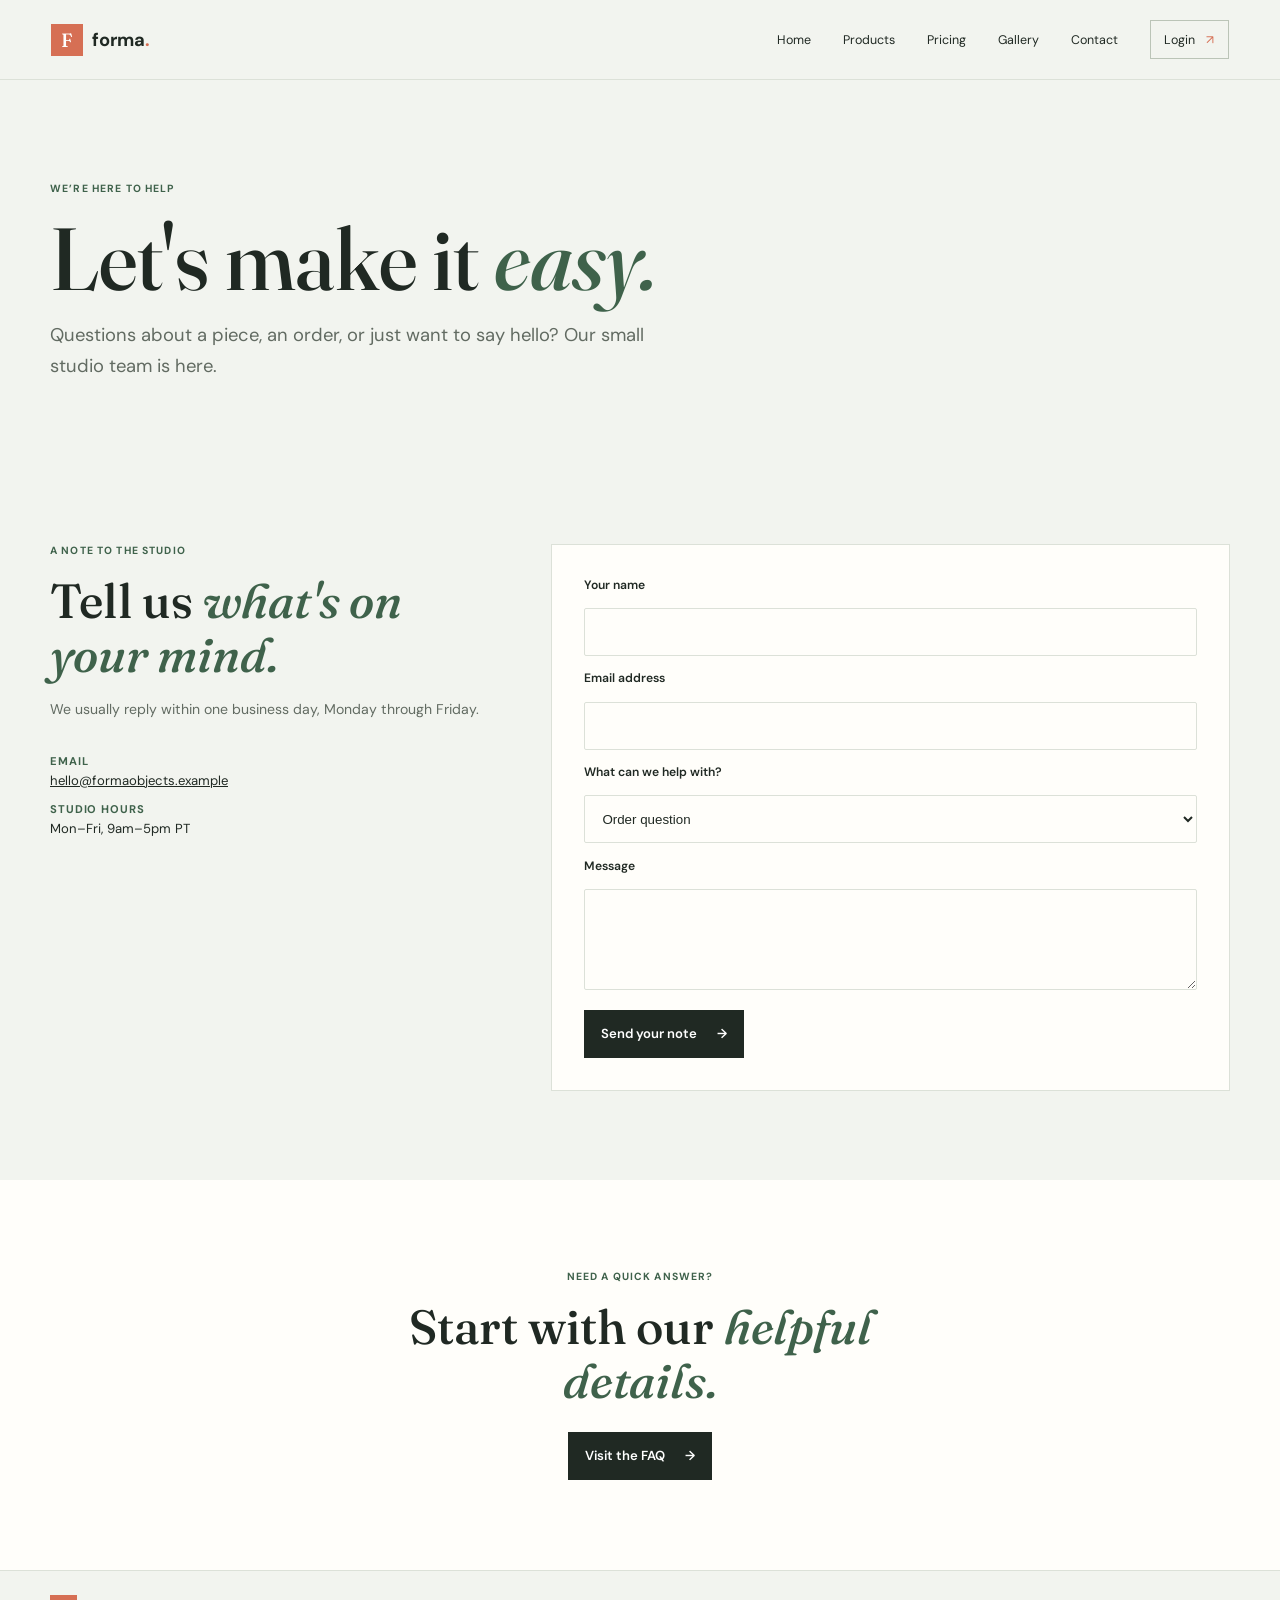
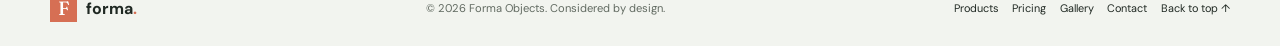
<file: contact.html>
<!doctype html>
<html lang="en">
<head>
  <meta charset="UTF-8" /><meta name="viewport" content="width=device-width, initial-scale=1.0" /><meta name="theme-color" content="#f2f4ef" /><meta name="description" content="Get in touch with the Forma Objects studio." /><title>Contact | Forma Objects</title>
  <link rel="preconnect" href="https://fonts.googleapis.com" /><link rel="preconnect" href="https://fonts.gstatic.com" crossorigin /><link href="https://fonts.googleapis.com/css2?family=DM+Sans:wght@400;500;600;700&family=Fraunces:opsz,wght@9..144,500;9..144,600&display=swap" rel="stylesheet" /><link rel="stylesheet" href="style.css" />
</head>
<body>
  <header class="site-header"><a class="brand" href="index.html#home" aria-label="Forma Objects home"><span class="brand-mark" aria-hidden="true">F</span><span>forma<span class="brand-period">.</span></span></a><nav class="desktop-nav" aria-label="Main navigation"><a href="index.html#home">Home</a><a href="products.html">Products</a><a href="pricing.html">Pricing</a><a href="gallery.html">Gallery</a><a href="contact.html" aria-current="page">Contact</a><a class="nav-login" href="login.html">Login <span aria-hidden="true">&#8599;</span></a></nav><details class="mobile-menu"><summary class="menu-button"><span class="menu-icon" aria-hidden="true"><i></i><i></i><i></i></span><span>Menu</span></summary><nav class="mobile-nav" aria-label="Mobile navigation"><a href="index.html#home">Home</a><a href="products.html">Products</a><a href="pricing.html">Pricing</a><a href="gallery.html">Gallery</a><a href="contact.html" aria-current="page">Contact</a><a href="login.html">Login</a></nav></details></header>
  <main><section class="page-intro section container"><p class="eyebrow">WE’RE HERE TO HELP</p><h1>Let's make it <em>easy.</em></h1><p>Questions about a piece, an order, or just want to say hello? Our small studio team is here.</p></section><section class="contact-section section container" aria-labelledby="contact-title"><div class="contact-copy"><p class="eyebrow">A NOTE TO THE STUDIO</p><h2 id="contact-title">Tell us <em>what's on your mind.</em></h2><p>We usually reply within one business day, Monday through Friday.</p><div class="contact-details"><p><strong>Email</strong><a href="mailto:hello@formaobjects.example">hello@formaobjects.example</a></p><p><strong>Studio hours</strong><span>Mon–Fri, 9am–5pm PT</span></p></div></div><form class="contact-form" action="#contact-title" method="get"><label for="contact-name">Your name</label><input id="contact-name" name="name" autocomplete="name" required /><label for="contact-email">Email address</label><input id="contact-email" name="email" type="email" autocomplete="email" required /><label for="contact-topic">What can we help with?</label><select id="contact-topic" name="topic"><option>Order question</option><option>Product details</option><option>Membership</option><option>Something else</option></select><label for="contact-message">Message</label><textarea id="contact-message" name="message" rows="5" required></textarea><button class="button btn button-dark" type="submit">Send your note <span aria-hidden="true">&#8594;</span></button></form></section><section class="final-cta section" aria-labelledby="contact-cta-title"><div class="container"><p class="eyebrow">NEED A QUICK ANSWER?</p><h2 id="contact-cta-title">Start with our <em>helpful details.</em></h2><a class="button btn button-dark" href="index.html#faq">Visit the FAQ <span aria-hidden="true">&#8594;</span></a></div></section></main>
  <footer class="site-footer"><a class="brand footer-brand" href="index.html#home"><span class="brand-mark" aria-hidden="true">F</span><span>forma<span class="brand-period">.</span></span></a><p>&copy; 2026 Forma Objects. Considered by design.</p><nav aria-label="Footer navigation"><a href="products.html">Products</a><a href="pricing.html">Pricing</a><a href="gallery.html">Gallery</a><a href="contact.html">Contact</a><a href="index.html#home">Back to top &#8593;</a></nav></footer>
</body>
</html>
</file>
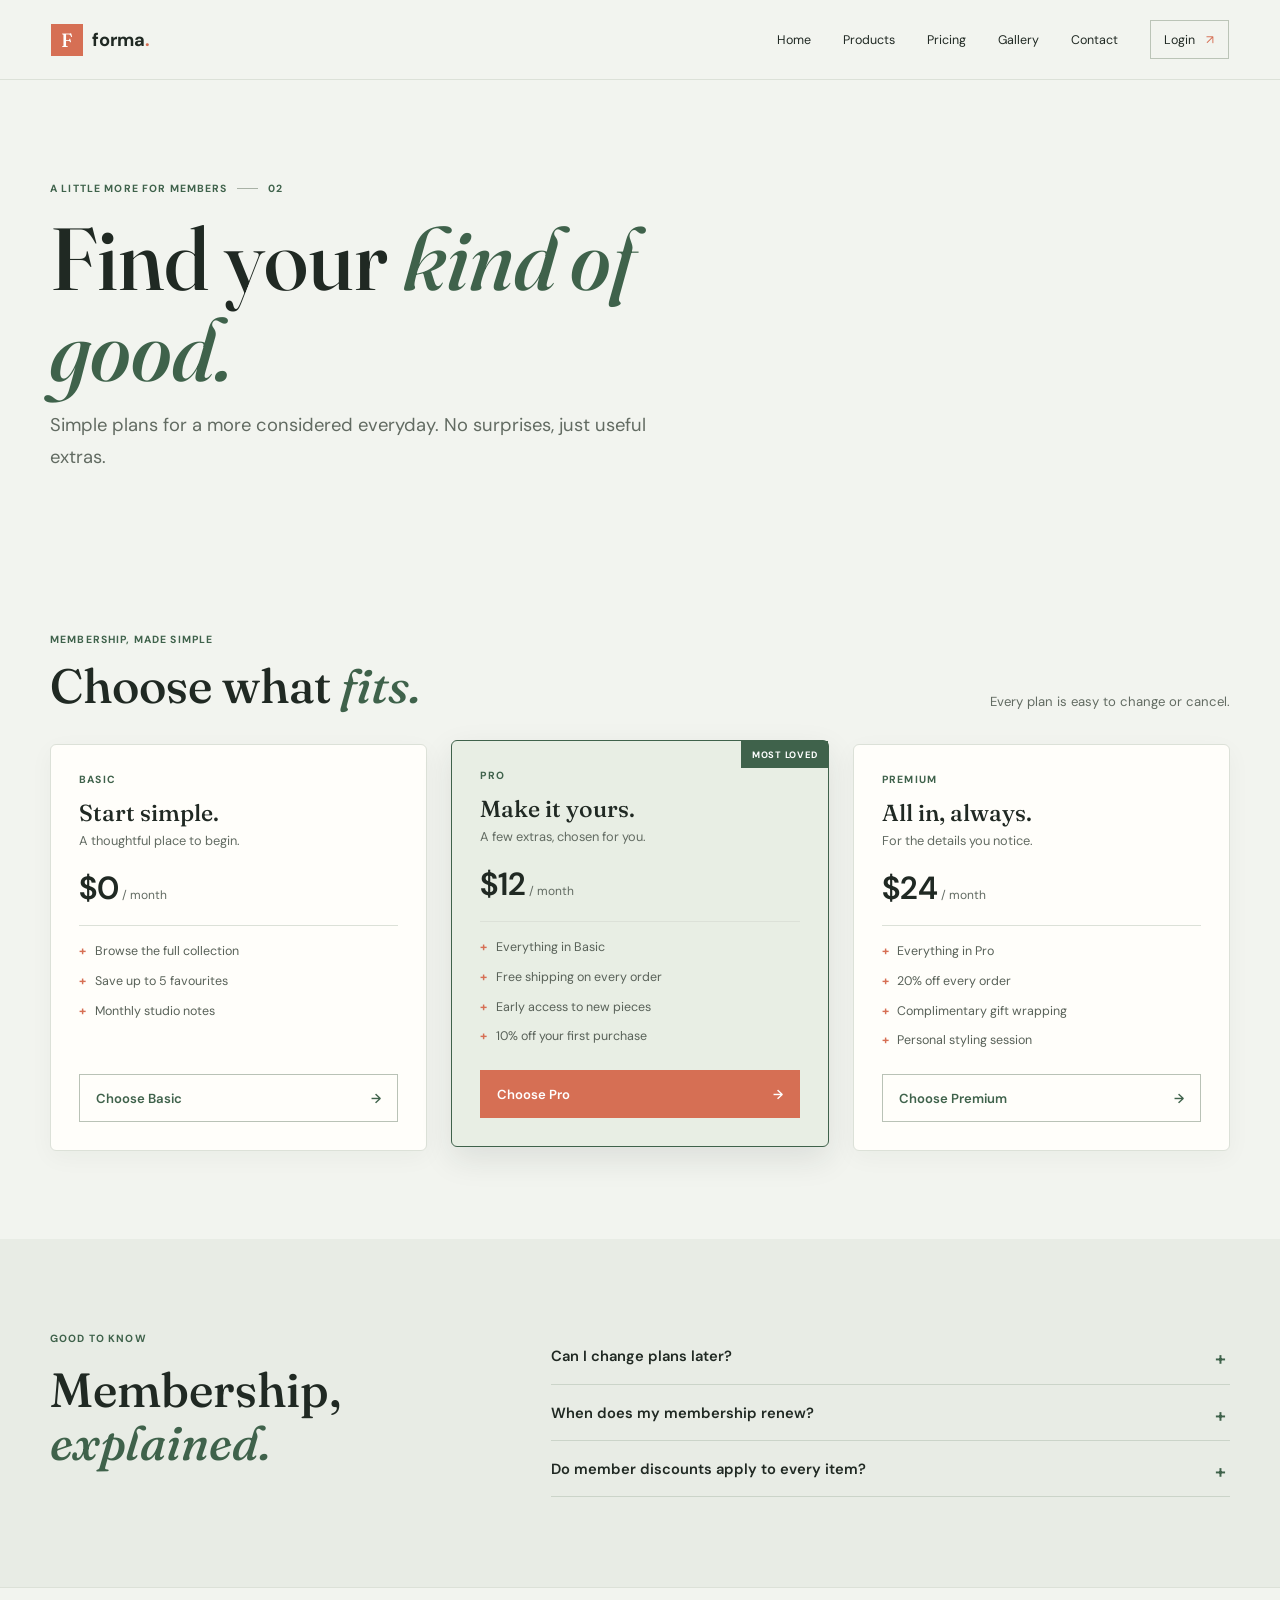
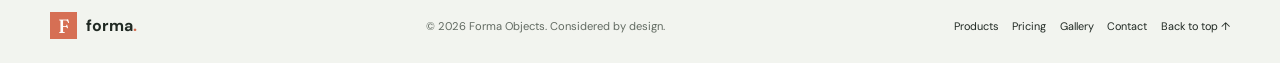
<file: pricing.html>
<!doctype html>
<html lang="en">
<head>
  <meta charset="UTF-8" /><meta name="viewport" content="width=device-width, initial-scale=1.0" /><meta name="theme-color" content="#f2f4ef" /><meta name="description" content="Simple Forma Objects memberships for a more considered everyday." /><title>Membership | Forma Objects</title>
  <link rel="preconnect" href="https://fonts.googleapis.com" /><link rel="preconnect" href="https://fonts.gstatic.com" crossorigin /><link href="https://fonts.googleapis.com/css2?family=DM+Sans:wght@400;500;600;700&family=Fraunces:opsz,wght@9..144,500;9..144,600&display=swap" rel="stylesheet" /><link rel="stylesheet" href="style.css" />
</head>
<body>
  <header class="site-header"><a class="brand" href="index.html#home" aria-label="Forma Objects home"><span class="brand-mark" aria-hidden="true">F</span><span>forma<span class="brand-period">.</span></span></a><nav class="desktop-nav" aria-label="Main navigation"><a href="index.html#home">Home</a><a href="products.html">Products</a><a href="pricing.html" aria-current="page">Pricing</a><a href="gallery.html">Gallery</a><a href="contact.html">Contact</a><a class="nav-login" href="login.html">Login <span aria-hidden="true">&#8599;</span></a></nav><details class="mobile-menu"><summary class="menu-button"><span class="menu-icon" aria-hidden="true"><i></i><i></i><i></i></span><span>Menu</span></summary><nav class="mobile-nav" aria-label="Mobile navigation"><a href="index.html#home">Home</a><a href="products.html">Products</a><a href="pricing.html" aria-current="page">Pricing</a><a href="gallery.html">Gallery</a><a href="contact.html">Contact</a><a href="login.html">Login</a></nav></details></header>
  <main><section class="page-intro section container"><p class="eyebrow">A LITTLE MORE FOR MEMBERS <span class="eyebrow-rule"></span> 02</p><h1>Find your <em>kind of good.</em></h1><p>Simple plans for a more considered everyday. No surprises, just useful extras.</p></section>
    <section class="content-section section-wrap" aria-labelledby="plans-title"><div class="section-heading"><div><p class="eyebrow">MEMBERSHIP, MADE SIMPLE</p><h2 id="plans-title">Choose what <em>fits.</em></h2></div><p class="section-note">Every plan is easy to change or cancel.</p></div><div class="pricing-grid grid-layout">
      <article class="price-card card"><p class="plan-name">BASIC</p><h3>Start simple.</h3><p class="plan-description">A thoughtful place to begin.</p><p class="plan-price"><strong>$0</strong><span> / month</span></p><ul><li>Browse the full collection</li><li>Save up to 5 favourites</li><li>Monthly studio notes</li></ul><a class="button btn button-outline" href="login.html">Choose Basic <span aria-hidden="true">&#8594;</span></a></article>
      <article class="price-card price-card-popular card"><span class="popular-label">MOST LOVED</span><p class="plan-name">PRO</p><h3>Make it yours.</h3><p class="plan-description">A few extras, chosen for you.</p><p class="plan-price"><strong>$12</strong><span> / month</span></p><ul><li>Everything in Basic</li><li>Free shipping on every order</li><li>Early access to new pieces</li><li>10% off your first purchase</li></ul><a class="button btn button-accent" href="login.html">Choose Pro <span aria-hidden="true">&#8594;</span></a></article>
      <article class="price-card card"><p class="plan-name">PREMIUM</p><h3>All in, always.</h3><p class="plan-description">For the details you notice.</p><p class="plan-price"><strong>$24</strong><span> / month</span></p><ul><li>Everything in Pro</li><li>20% off every order</li><li>Complimentary gift wrapping</li><li>Personal styling session</li></ul><a class="button btn button-outline" href="login.html">Choose Premium <span aria-hidden="true">&#8594;</span></a></article>
    </div></section>
    <section class="faq-section section" aria-labelledby="pricing-faq-title"><div class="faq-layout container"><div><p class="eyebrow">GOOD TO KNOW</p><h2 id="pricing-faq-title">Membership, <em>explained.</em></h2></div><div class="faq-list"><details><summary>Can I change plans later?</summary><p>Yes. You can change or cancel your membership at any time from your account.</p></details><details><summary>When does my membership renew?</summary><p>Your plan renews monthly on the date you joined. We’ll send a reminder before renewal.</p></details><details><summary>Do member discounts apply to every item?</summary><p>Member pricing applies to full-price pieces and is shown before you check out.</p></details></div></div></section>
  </main>
  <footer class="site-footer"><a class="brand footer-brand" href="index.html#home"><span class="brand-mark" aria-hidden="true">F</span><span>forma<span class="brand-period">.</span></span></a><p>&copy; 2026 Forma Objects. Considered by design.</p><nav aria-label="Footer navigation"><a href="products.html">Products</a><a href="pricing.html">Pricing</a><a href="gallery.html">Gallery</a><a href="contact.html">Contact</a><a href="index.html#home">Back to top &#8593;</a></nav></footer>
</body>
</html>
</file>
<file: style.css>
/* Base reset and shared design tokens */
:root {
  font-family: "DM Sans", sans-serif;
  color: var(--text-color);
  background: var(--background-color);
  font-synthesis: none;
  text-rendering: optimizeLegibility;
  -webkit-font-smoothing: antialiased;
  --primary-color: #3f624b;
  --secondary-color: #d66f54;
  --background-color: #f2f4ef;
  --surface-color: #fffefa;
  --text-color: #202923;
  --muted-text-color: #626b62;
  --border-color: #dce1d8;
  --radius-sm: 2px;
  --radius-md: 6px;
  --radius-lg: 10px;
  --shadow-card: 0 12px 32px rgb(32 41 35 / 10%);
  --space-1: .5rem;
  --space-2: 1rem;
  --space-3: 1.5rem;
  --space-4: 2rem;
  --space-5: 3rem;
  --space-6: 4.5rem;
  --ink: var(--text-color);
  --muted: var(--muted-text-color);
  --green: var(--primary-color);
  --coral: var(--secondary-color);
  --paper: var(--background-color);
  --white: var(--surface-color);
  --line: var(--border-color);
  --content: 1180px;
}

[data-theme="dark"] {
  color-scheme: dark;
  --background-color: #18201a;
  --surface-color: #222c24;
  --text-color: #f2f4ef;
  --muted-text-color: #bac3b9;
  --border-color: #3c493e;
  --primary-color: #a5c8a8;
  --secondary-color: #f29a7d;
}

@media (prefers-color-scheme: dark) {
  :root:not([data-theme="light"]) {
    color-scheme: dark;
    --background-color: #18201a;
    --surface-color: #222c24;
    --text-color: #f2f4ef;
    --muted-text-color: #bac3b9;
    --border-color: #3c493e;
    --primary-color: #a5c8a8;
    --secondary-color: #f29a7d;
  }
}

* {
  margin: 0;
  padding: 0;
  box-sizing: border-box;
}

html {
  scroll-behavior: smooth;
  scroll-padding-top: 5rem;
}

body {
  width: 100%;
  min-width: 0;
  min-height: 100vh;
  margin: 0;
  overflow-x: hidden;
}

img {
  display: block;
  width: 100%;
  max-width: 100%;
  height: auto;
}

a {
  color: inherit;
}

button,
input {
  font: inherit;
}

a:focus-visible,
button:focus-visible,
input:focus-visible,
summary:focus-visible,
select:focus-visible,
textarea:focus-visible {
  outline: 3px solid var(--coral);
  outline-offset: 4px;
}

.section-wrap {
  width: min(100% - 2.5rem, var(--content));
  margin-inline: auto;
}

.container {
  width: min(100% - 2.5rem, var(--content));
  margin-inline: auto;
}

.section {
  padding-block: clamp(3.5rem, 7vw, 6rem);
}

.card {
  border: 1px solid var(--line);
  background: var(--white);
}

.btn {
  display: inline-flex;
  min-height: 3rem;
  align-items: center;
  justify-content: center;
  gap: .75rem;
  padding: .75rem 1rem;
  border: 1px solid transparent;
  font-size: .85rem;
  font-weight: 600;
  text-decoration: none;
}

.grid-layout {
  grid-template-columns: repeat(auto-fit, minmax(min(100%, 16rem), 1fr));
}

/* Header and CSS-only responsive navigation */
.site-header {
  position: sticky;
  top: 0;
  z-index: 1000;
  display: flex;
  min-height: 4.5rem;
  align-items: center;
  justify-content: space-between;
  padding: 0 1.25rem;
  border-bottom: 1px solid var(--line);
  background: var(--paper);
}

.brand {
  display: inline-flex;
  align-items: center;
  gap: .55rem;
  font-size: 1.15rem;
  font-weight: 700;
  text-decoration: none;
}

.brand-mark {
  display: grid;
  width: 2rem;
  aspect-ratio: 1;
  place-items: center;
  background: var(--coral);
  color: white;
  font: 500 1.2rem "Fraunces", Georgia, serif;
}

.brand-period {
  color: var(--coral);
}

.desktop-nav {
  display: none;
}

.mobile-menu {
  position: relative;
}

.menu-button {
  display: inline-flex;
  min-height: 2.75rem;
  align-items: center;
  gap: .6rem;
  padding: 0 .75rem;
  border: 1px solid var(--line);
  background: var(--white);
  cursor: pointer;
  font-size: .8rem;
  font-weight: 600;
  list-style: none;
}

.menu-button::-webkit-details-marker {
  display: none;
}

.menu-icon {
  display: grid;
  gap: 3px;
}

.menu-icon i {
  display: block;
  width: 15px;
  height: 2px;
  background: var(--ink);
  transition: transform 160ms ease;
}

.mobile-menu[open] .menu-icon i:first-child {
  transform: translateY(5px) rotate(45deg);
}

.mobile-menu[open] .menu-icon i:nth-child(2) {
  opacity: 0;
}

.mobile-menu[open] .menu-icon i:last-child {
  transform: translateY(-5px) rotate(-45deg);
}

.mobile-nav {
  position: absolute;
  top: calc(100% + .65rem);
  right: 0;
  display: grid;
  width: min(15rem, calc(100vw - 2.5rem));
  padding: .5rem 1rem;
  border: 1px solid var(--line);
  background: var(--white);
  box-shadow: 0 1rem 2rem rgb(32 41 35 / 10%);
}

.mobile-nav a {
  padding: .85rem 0;
  border-bottom: 1px solid var(--line);
  font-size: .9rem;
  text-decoration: none;
}

.mobile-nav a:last-child {
  border-bottom: 0;
}

/* Hero section and responsive image */
.hero {
  display: grid;
  grid-template-columns: minmax(0, 1fr);
  gap: 1.8rem;
  padding-top: 2rem;
  padding-bottom: 2.5rem;
}

.hero-copy {
  align-self: center;
  padding: .5rem 0;
}

.eyebrow {
  display: flex;
  align-items: center;
  gap: .6rem;
  margin: 0 0 1.1rem;
  color: var(--green);
  font-size: .65rem;
  font-weight: 700;
  letter-spacing: .11em;
}

.eyebrow-dot {
  width: .45rem;
  aspect-ratio: 1;
  border-radius: 50%;
  background: var(--coral);
}

.eyebrow-rule {
  width: 1.3rem;
  height: 1px;
  background: #a9b2a6;
}

h1,
h2,
h3,
p {
  margin-top: 0;
}

h1,
h2,
.product-card h3,
.price-card h3 {
  font-family: "Fraunces", Georgia, serif;
  font-weight: 500;
  letter-spacing: 0;
}

h1 {
  max-width: 11ch;
  margin-bottom: 1.1rem;
  font-size: clamp(2.7rem, 9vw, 4.75rem);
  line-height: 1.03;
}

h1 em,
h2 em {
  color: var(--green);
  font-weight: 500;
}

.hero-description {
  max-width: 29rem;
  margin-bottom: 1.4rem;
  color: var(--muted);
  font-size: 1rem;
  line-height: 1.75;
}

.button {
  display: inline-flex;
  min-height: 3rem;
  align-items: center;
  justify-content: space-between;
  gap: 1.25rem;
  padding: .75rem 1rem;
  border: 1px solid transparent;
  cursor: pointer;
  font-size: .82rem;
  font-weight: 600;
  text-decoration: none;
  transition: transform 160ms ease, background-color 160ms ease, color 160ms ease;
}

.button:hover {
  transform: translateY(-2px);
}

.button-dark {
  background: var(--ink);
  color: white;
}

.button-dark:hover {
  background: var(--green);
}

.hero-footnote {
  margin: 1.8rem 0 0;
  color: #8c9389;
  font-size: .6rem;
  font-weight: 700;
  letter-spacing: .1em;
}

.hero-footnote span {
  padding: 0 .45rem;
  color: var(--coral);
}

.hero-image {
  display: block;
  aspect-ratio: 4 / 3;
  overflow: hidden;
  background: #dfe5dc;
}

.hero-image img {
  width: 100%;
  height: 100%;
  object-fit: cover;
}

/* Shared section headings and links */
.content-section {
  padding-top: 4.25rem;
  padding-bottom: 4.5rem;
}

.hero + .content-section {
  padding-top: 2rem;
}

.section-heading {
  display: flex;
  flex-direction: column;
  align-items: flex-start;
  gap: 1rem;
  margin-bottom: 1.7rem;
}

.section-heading .eyebrow {
  margin-bottom: .8rem;
}

h2 {
  margin-bottom: 0;
  font-size: clamp(2rem, 7vw, 3rem);
  line-height: 1.12;
}

.text-link {
  padding-bottom: .3rem;
  border-bottom: 1px solid #aeb6aa;
  color: var(--green);
  font-size: .8rem;
  font-weight: 600;
  text-decoration: none;
}

.text-link span {
  padding-left: .5rem;
}

/* Product cards: one column by default, expanded at tablet and desktop. */
.product-grid {
  display: grid;
  grid-template-columns: repeat(auto-fit, minmax(min(100%, 16rem), 1fr));
  gap: 2rem 1.25rem;
}

.product-card {
  min-width: 0;
}

.product-image {
  position: relative;
  display: block;
  aspect-ratio: 4 / 3;
  overflow: hidden;
  background: #e3e6dc;
}

.product-image-warm {
  background: #e9dfd1;
}

.product-image-cool {
  background: #dfe6e4;
}

.product-image img {
  width: 100%;
  height: 100%;
  object-fit: cover;
  transition: transform 300ms ease;
}

.product-image:hover img {
  transform: scale(1.04);
}

.image-index {
  position: absolute;
  bottom: .75rem;
  left: .75rem;
  padding: .45rem .55rem;
  background: var(--white);
  color: var(--ink);
  font-size: .6rem;
  font-weight: 700;
  letter-spacing: .07em;
}

.product-category {
  display: flex;
  justify-content: space-between;
  gap: .5rem;
  margin: 1rem 0 .5rem;
  color: var(--green);
  font-size: .62rem;
  font-weight: 700;
  letter-spacing: .09em;
}

.product-category span {
  color: #969c92;
  font-size: .58rem;
}

.product-card h3,
.price-card h3 {
  margin-bottom: .4rem;
  font-size: 1.45rem;
}

.product-description {
  min-height: 2.8em;
  margin-bottom: 1rem;
  color: var(--muted);
  font-size: .82rem;
  line-height: 1.6;
}

.product-buy {
  display: flex;
  align-items: center;
  justify-content: space-between;
  gap: .75rem;
  padding-top: .8rem;
  border-top: 1px solid var(--line);
}

.product-buy strong {
  font-size: .95rem;
}

.product-buy button {
  display: inline-flex;
  align-items: center;
  gap: .7rem;
  padding: .55rem 0;
  border: 0;
  background: transparent;
  color: var(--green);
  cursor: pointer;
  font-size: .75rem;
  font-weight: 700;
}

.product-buy button span {
  display: grid;
  width: 1.5rem;
  aspect-ratio: 1;
  place-items: center;
  border: 1px solid #b9c2b6;
  border-radius: 50%;
  font-size: 1rem;
  line-height: 1;
  transition: background-color 160ms ease, color 160ms ease;
}

.product-buy button:hover span {
  background: var(--green);
  color: white;
}

/* Login section: stacked form on mobile, image-and-form split on wider screens. */
.login-section {
  padding: 1.5rem 0;
  background: #e8ece5;
}

.login-layout {
  display: grid;
  grid-template-columns: minmax(0, 1fr);
  gap: 2rem;
  padding-top: 1rem;
  padding-bottom: 1rem;
}

.login-image {
  position: relative;
  width: 100%;
  min-width: 0;
  min-height: 14rem;
  aspect-ratio: 16 / 9;
  overflow: hidden;
  background: #cfd8ce;
}

.login-image img {
  width: 100%;
  height: 100%;
  object-fit: cover;
}

.login-image span {
  position: absolute;
  right: .75rem;
  bottom: .75rem;
  left: .75rem;
  width: fit-content;
  padding: .55rem .7rem;
  background: var(--white);
  font-size: .58rem;
  font-weight: 700;
  letter-spacing: .08em;
}

.login-panel {
  width: 100%;
  max-width: 30rem;
  align-self: center;
  padding: .5rem 0;
}

.login-panel h2 {
  margin-bottom: .7rem;
  font-size: 2.3rem;
}

.login-intro {
  margin-bottom: 1.5rem;
  color: var(--muted);
  font-size: .85rem;
  line-height: 1.6;
}

.login-form {
  display: flex;
  flex-direction: column;
  gap: .55rem;
}

.login-form>label,
.password-label label {
  color: #38443a;
  font-size: .75rem;
  font-weight: 600;
}

.login-form>input {
  width: 100%;
  min-height: 3rem;
  margin-bottom: .65rem;
  padding: .7rem .8rem;
  border: 1px solid #d3dacf;
  border-radius: 0;
  background: var(--white);
  color: var(--ink);
  font-size: .82rem;
}

.login-form>input::placeholder {
  color: #9ba197;
}

.password-label {
  display: flex;
  align-items: center;
  justify-content: space-between;
  gap: .5rem;
}

.password-label a,
.create-account a {
  color: var(--green);
  font-size: .72rem;
  font-weight: 600;
  text-underline-offset: 3px;
}

.remember-label {
  display: inline-flex;
  align-items: center;
  gap: .55rem;
  margin: .1rem 0 .65rem;
  color: var(--muted);
  cursor: pointer;
  font-size: .75rem;
}

.remember-label input {
  width: 1rem;
  height: 1rem;
  margin: 0;
  accent-color: var(--green);
}

.login-submit {
  width: 100%;
}

.create-account {
  margin: 1.2rem 0 0;
  color: var(--muted);
  font-size: .78rem;
}

/* Pricing plans with a distinct Pro highlight. */
.pricing-heading {
  margin-bottom: 1.7rem;
}

.section-note {
  max-width: 18rem;
  margin: 0;
  color: var(--muted);
  font-size: .82rem;
  line-height: 1.65;
}

.pricing-grid {
  display: grid;
  grid-template-columns: repeat(auto-fit, minmax(min(100%, 16rem), 1fr));
  align-items: stretch;
  gap: 1rem;
}

.price-card {
  position: relative;
  display: flex;
  min-width: 0;
  flex-direction: column;
  align-items: flex-start;
  padding: 1.5rem;
  border: 1px solid var(--line);
  background: var(--white);
  transition: transform 180ms ease, box-shadow 180ms ease;
}

.price-card:hover {
  transform: translateY(-3px);
  box-shadow: 0 .8rem 1.8rem rgb(32 41 35 / 8%);
}

.price-card-popular {
  border-color: var(--green);
  background: #e8eee4;
}

.popular-label {
  position: absolute;
  top: 0;
  right: 0;
  padding: .45rem .65rem;
  background: var(--green);
  color: white;
  font-size: .58rem;
  font-weight: 700;
  letter-spacing: .08em;
}

.plan-name {
  margin-bottom: .7rem;
  color: var(--green);
  font-size: .65rem;
  font-weight: 700;
  letter-spacing: .12em;
}

.price-card h3 {
  margin-bottom: .35rem;
}

.plan-description {
  margin-bottom: 1.1rem;
  color: var(--muted);
  font-size: .8rem;
}

.plan-price {
  width: 100%;
  margin-bottom: 1rem;
  padding-bottom: 1rem;
  border-bottom: 1px solid var(--line);
}

.plan-price strong {
  font-size: 2rem;
  font-weight: 600;
}

.plan-price span {
  color: var(--muted);
  font-size: .75rem;
}

.price-card ul {
  display: grid;
  gap: .7rem;
  margin: 0 0 1.5rem;
  padding: 0;
  color: #586158;
  font-size: .78rem;
  line-height: 1.5;
  list-style: none;
}

.price-card li::before {
  padding-right: .55rem;
  color: var(--coral);
  content: "+";
  font-weight: 700;
}

.price-card .button {
  width: 100%;
  margin-top: auto;
}

.button-outline {
  border-color: #b9c2b6;
  background: transparent;
  color: var(--green);
}

.button-outline:hover {
  background: var(--green);
  color: white;
}

.button-accent {
  background: var(--coral);
  color: white;
}

.button-accent:hover {
  background: #bd5940;
}

/* Responsive gallery: consistent cover crops and a simple hover treatment. */
.gallery-section {
  padding: 4.25rem 0 4.5rem;
  background: #e8ece5;
}

.gallery-grid {
  display: grid;
  grid-template-columns: repeat(auto-fit, minmax(min(100%, 16rem), 1fr));
  gap: 1rem;
}

.gallery-item {
  position: relative;
  aspect-ratio: 4 / 3;
  margin: 0;
  overflow: hidden;
  background: #d7ded5;
}

.gallery-item img {
  width: 100%;
  height: 100%;
  object-fit: cover;
  transition: transform 300ms ease, filter 300ms ease;
}

.gallery-item:hover img {
  transform: scale(1.04);
  filter: saturate(1.08);
}

.gallery-item figcaption {
  position: absolute;
  right: .65rem;
  bottom: .65rem;
  left: .65rem;
  display: flex;
  align-items: center;
  justify-content: space-between;
  gap: .5rem;
  padding: .65rem .75rem;
  background: rgb(255 254 250 / 92%);
  font-size: .62rem;
  font-weight: 700;
  letter-spacing: .08em;
}

.gallery-item figcaption span {
  color: var(--green);
  font-weight: 500;
}

/* Footer: links wrap on mobile, then align in a row on larger screens. */
.site-footer {
  display: flex;
  flex-wrap: wrap;
  align-items: center;
  justify-content: space-between;
  gap: 1rem;
  padding: 1.5rem 1.25rem;
}

.footer-brand {
  font-size: 1rem;
}

.footer-brand .brand-mark {
  width: 1.7rem;
}

.site-footer>p {
  order: 3;
  width: 100%;
  margin: 0;
  color: var(--muted);
  font-size: .7rem;
}

.site-footer nav {
  display: flex;
  flex-wrap: wrap;
  gap: .85rem;
  font-size: .68rem;
}

.site-footer nav a {
  text-decoration: none;
}

/* Keep the full navigation visible as soon as it fits, before the tablet layout breakpoint. */
@media (min-width: 640px) and (max-width: 767px) {
  .site-header {
    padding-inline: clamp(1.25rem, 4vw, 1.75rem);
  }

  .desktop-nav {
    display: flex;
    align-items: center;
    gap: clamp(.65rem, 2.2vw, 1rem);
  }

  .desktop-nav a {
    font-size: .72rem;
    text-decoration: none;
  }

  .desktop-nav .nav-login {
    padding: .5rem .65rem;
    border: 1px solid #bbc4b7;
  }

  .nav-login span {
    padding-left: .35rem;
    color: var(--coral);
  }

  .mobile-menu {
    display: none;
  }
}

/* Tablet: two-column cards and image/form split start at 768px. */
@media (min-width: 768px) {
  .site-header {
    min-height: 5rem;
    padding-inline: 4vw;
  }

  .desktop-nav {
    display: flex;
    align-items: center;
    gap: clamp(1rem, 2.5vw, 2.2rem);
  }

  .desktop-nav a {
    font-size: .78rem;
    text-decoration: none;
    transition: color 150ms ease;
  }

  .desktop-nav a:hover {
    color: var(--coral);
  }

  .desktop-nav .nav-login {
    padding: .65rem .85rem;
    border: 1px solid #bbc4b7;
  }

  .nav-login span {
    padding-left: .5rem;
    color: var(--coral);
  }

  .mobile-menu {
    display: none;
  }

  .section-wrap {
    width: min(100% - 4rem, var(--content));
  }

  .hero {
    grid-template-columns: minmax(0, 1.05fr) minmax(0, .95fr);
    align-items: center;
    gap: 2.5rem;
    padding-top: 4rem;
    padding-bottom: 2.5rem;
  }

  .hero-copy {
    padding-top: 0;
    padding-bottom: 1.5rem;
  }

  h1 {
    font-size: clamp(3.2rem, 6vw, 4.5rem);
  }

  .hero-image {
    aspect-ratio: 4 / 5;
  }

  .content-section {
    padding-top: 5.5rem;
    padding-bottom: 5.5rem;
  }

  .section-heading {
    flex-direction: row;
    align-items: flex-end;
    justify-content: space-between;
    gap: 2rem;
    margin-bottom: 2rem;
  }

  .product-grid,
  .pricing-grid,
  .gallery-grid {
    gap: 1.5rem;
  }

  .login-section {
    padding-block: 3.25rem;
  }

  .login-layout {
    grid-template-columns: repeat(2, minmax(0, 1fr));
    align-items: center;
    gap: 3rem;
  }

  .login-image {
    min-height: 0;
    aspect-ratio: 4 / 5;
  }

  .login-panel {
    padding: 1.5rem 0;
  }

  .price-card {
    padding: 1.5rem;
  }

  .gallery-section {
    padding-block: 5.5rem;
  }

  .site-footer {
    padding: 1.5rem 4vw;
  }

  .site-footer>p {
    order: initial;
    width: auto;
  }
}

/* Desktop: three-column product, pricing, and gallery grids start at 1024px. */
@media (min-width: 1024px) {
  .site-header {
    padding-inline: max(4vw, calc((100vw - var(--content)) / 2));
  }

  .section-wrap {
    width: min(100% - 6rem, var(--content));
  }

  .hero {
    min-height: min(48vw, 42rem);
    grid-template-columns: minmax(0, .9fr) minmax(0, 1.1fr);
    column-gap: 5vw;
    padding-top: 4rem;
    padding-bottom: 2.5rem;
  }

  .hero-image {
    grid-column: 2;
    grid-row: 1;
    align-self: start;
    aspect-ratio: 1.15 / 1;
  }

  .hero-copy {
    grid-column: 1;
    grid-row: 1;
    align-self: start;
  }

  .hero-description {
    font-size: 1.05rem;
  }

  .product-grid,
  .pricing-grid,
  .gallery-grid {
    gap: 1.5rem;
  }

  .price-card {
    padding: 1.75rem;
  }

  .site-footer {
    padding-inline: max(3rem, calc((100vw - var(--content)) / 2));
  }
}

/* Respect reduced-motion settings. */
@media (prefers-reduced-motion: reduce) {

  *,
  *::before,
  *::after {
    scroll-behavior: auto !important;
    transition-duration: .01ms !important;
  }
}

/* Shared components, theme tokens, and page sections */
.hero {
  position: relative;
  isolation: isolate;
  background: linear-gradient(115deg, transparent 48%, rgb(220 228 216 / 38%) 100%);
}

.hero::before,
.hero::after {
  position: absolute;
  z-index: 0;
  content: "";
  pointer-events: none;
}

.hero-copy,
.hero-image {
  position: relative;
  z-index: 1;
}

.hero::before {
  top: 9%;
  right: 2%;
  width: clamp(3rem, 8vw, 7rem);
  aspect-ratio: 1;
  border: 1px solid rgb(63 98 75 / 20%);
  border-radius: 50%;
}

.hero::after {
  right: 8%;
  bottom: 8%;
  width: 3.5rem;
  aspect-ratio: 1;
  background: var(--secondary-color);
  opacity: .16;
  transform: rotate(24deg);
}

.hero-note {
  position: absolute;
  z-index: 2;
  right: clamp(1rem, 6vw, 5rem);
  bottom: 2.5rem;
  display: grid;
  width: min(15rem, 48vw);
  gap: .35rem;
  padding: .9rem 1rem;
  border: 1px solid rgb(255 255 255 / 65%);
  background: rgb(255 254 250 / 94%);
  box-shadow: var(--shadow-card);
  transform: rotate(2deg);
}

.hero-note strong {
  color: #202923;
  font-size: .78rem;
}

.hero-note>span:last-child {
  color: #626b62;
  font-size: .68rem;
  line-height: 1.45;
}

.hero-note-stars,
.product-rating,
.testimonial-stars {
  color: #8a3f25;
  font-size: .75rem;
  letter-spacing: .08em;
}

.product-card {
  animation: slide-up .55s both;
}

.product-card:nth-child(2),
.price-card:nth-child(2),
.gallery-item:nth-child(2) {
  animation-delay: 80ms;
}

.product-card:nth-child(3),
.price-card:nth-child(3),
.gallery-item:nth-child(3) {
  animation-delay: 160ms;
}

.product-image::after {
  position: absolute;
  inset: 45% 0 0;
  background: linear-gradient(transparent, rgb(23 31 25 / 24%));
  content: "";
  pointer-events: none;
}

.image-index {
  z-index: 1;
}

.discount-badge {
  position: absolute;
  z-index: 2;
  top: .75rem;
  right: .75rem;
  padding: .45rem .55rem;
  background: var(--coral);
  color: #fff;
  font-size: .6rem;
  font-weight: 700;
  letter-spacing: .06em;
}

.product-rating {
  margin: -.35rem 0 .75rem;
  color: #38443a;
  font-size: .72rem;
  letter-spacing: 0;
}

.product-rating span {
  padding-right: .35rem;
  color: #8a3f25;
  letter-spacing: .08em;
}

.product-rating small {
  color: var(--muted);
}

.page-intro {
  padding-top: clamp(3rem, 8vw, 6.5rem);
  padding-bottom: clamp(2.5rem, 6vw, 4.5rem);
  animation: fade-in .6s ease both;
}

.page-intro h1 {
  max-width: 14ch;
  margin-bottom: 1rem;
  font-size: clamp(2.8rem, 8vw, 5.5rem);
}

.page-intro>p:last-child {
  max-width: 38rem;
  color: var(--muted);
  font-size: clamp(1rem, 2vw, 1.15rem);
  line-height: 1.7;
}

.dashboard-section,
.faq-section,
.newsletter-section {
  background: #e8ece5;
}

.dashboard-layout,
.testimonial-grid,
.journal-grid,
.faq-layout,
.newsletter-inner,
.contact-section {
  display: grid;
  grid-template-columns: minmax(0, 1fr);
  gap: clamp(1.5rem, 4vw, 3rem);
}

.dashboard-layout,
.faq-layout,
.newsletter-inner {
  align-items: center;
}

.dashboard-copy h2,
.contact-copy h2 {
  margin-bottom: 1rem;
}

.dashboard-copy .section-note {
  margin-bottom: 1.5rem;
}

.dashboard-preview {
  min-width: 0;
  padding: clamp(1rem, 4vw, 2rem);
  border: 1px solid #d6ddd4;
  background: #fffefa;
  box-shadow: 0 1.5rem 4rem rgb(32 41 35 / 12%);
  transform: rotate(1deg);
}

.dashboard-topline,
.dashboard-stats,
.dashboard-item {
  display: flex;
  align-items: center;
  justify-content: space-between;
  gap: .8rem;
}

.dashboard-topline {
  padding-bottom: .9rem;
  border-bottom: 1px solid #e3e7e0;
  color: #59675b;
  font-size: .62rem;
  font-weight: 700;
  letter-spacing: .1em;
}

.dashboard-avatar {
  display: grid;
  width: 2rem;
  aspect-ratio: 1;
  place-items: center;
  border-radius: 50%;
  background: #e8ece5;
  color: #3f624b;
  font-size: .8rem;
}

.dashboard-greeting {
  margin: 1.2rem 0 .2rem;
  color: #202923;
  font-family: "Fraunces", Georgia, serif;
  font-size: 1.5rem;
}

.dashboard-subtitle {
  margin-bottom: 1.25rem;
  color: #626b62;
  font-size: .75rem;
}

.dashboard-stats {
  padding: .9rem 0;
  border-block: 1px solid #e3e7e0;
}

.dashboard-stats div {
  display: grid;
  gap: .2rem;
}

.dashboard-stats strong {
  color: #3f624b;
  font-size: 1.15rem;
}

.dashboard-stats span,
.dashboard-item small {
  color: #626b62;
  font-size: .62rem;
}

.dashboard-item {
  justify-content: flex-start;
  padding-top: 1rem;
}

.dashboard-item img {
  width: 3.25rem;
  height: 3.25rem;
  object-fit: cover;
}

.dashboard-item>span {
  display: grid;
  flex: 1;
  gap: .25rem;
  color: #202923;
  font-size: .75rem;
}

.dashboard-item>b {
  color: #202923;
  font-size: .75rem;
}

.testimonial-card {
  display: flex;
  min-width: 0;
  min-height: 13rem;
  flex-direction: column;
  margin: 0;
  padding: 1.35rem;
  border-radius: var(--radius-md);
  box-shadow: 0 .4rem 1.5rem rgb(32 41 35 / 4%);
}

.testimonial-card>p:nth-child(2) {
  flex: 1;
  margin: .8rem 0 1.5rem;
  font-family: "Fraunces", Georgia, serif;
  font-size: 1.1rem;
  line-height: 1.5;
}

.testimonial-card footer {
  display: flex;
  gap: .5rem;
  color: var(--muted);
  font-size: .7rem;
}

.testimonial-card footer strong {
  color: var(--text-color);
}

.faq-layout h2 {
  margin-bottom: 1.5rem;
}

.faq-list details {
  border-bottom: 1px solid #cbd4c9;
}

.faq-list summary {
  position: relative;
  padding: 1.1rem 2rem 1.1rem 0;
  color: var(--text-color);
  cursor: pointer;
  font-size: .92rem;
  font-weight: 600;
  list-style: none;
}

.faq-list summary::-webkit-details-marker {
  display: none;
}

.faq-list summary::after {
  position: absolute;
  right: .25rem;
  color: var(--green);
  content: "+";
  font-size: 1.2rem;
}

.faq-list details[open] summary::after {
  content: "−";
}

.faq-list details p {
  max-width: 44rem;
  margin: 0;
  padding: 0 1.5rem 1.2rem 0;
  color: var(--muted);
  font-size: .84rem;
  line-height: 1.7;
}

.journal-card {
  min-width: 0;
  padding-bottom: 1.25rem;
  border-radius: var(--radius-md);
  overflow: hidden;
}

.journal-card>a:first-child {
  display: block;
  aspect-ratio: 4 / 3;
  overflow: hidden;
}

.journal-card img {
  width: 100%;
  height: 100%;
  object-fit: cover;
  transition: transform 350ms ease;
}

.journal-card>a:first-child:hover img {
  transform: scale(1.04);
}

.journal-card>.eyebrow,
.journal-card h3,
.journal-card>p:not(.eyebrow),
.journal-card>.text-link {
  margin-right: 1.2rem;
  margin-left: 1.2rem;
}

.journal-card>.eyebrow {
  margin-top: 1.1rem;
  margin-bottom: .7rem;
  font-size: .58rem;
}

.journal-card h3 {
  margin-bottom: .5rem;
  font-family: "Fraunces", Georgia, serif;
  font-size: 1.25rem;
  font-weight: 500;
}

.journal-card>p:not(.eyebrow) {
  min-height: 2.8em;
  color: var(--muted);
  font-size: .8rem;
  line-height: 1.6;
}

.journal-card>.text-link {
  display: inline-block;
  font-size: .72rem;
}

.newsletter-inner h2 {
  margin-bottom: .7rem;
}

.newsletter-inner>div>p:last-child,
.contact-copy>p:not(.eyebrow) {
  max-width: 30rem;
  margin: 0;
  color: var(--muted);
  font-size: .88rem;
  line-height: 1.7;
}

.newsletter-form>label,
.contact-form>label {
  display: block;
  margin-bottom: .45rem;
  color: var(--text-color);
  font-size: .76rem;
  font-weight: 600;
}

.newsletter-form>div {
  display: flex;
  flex-wrap: wrap;
  gap: .5rem;
}

.newsletter-form input,
.contact-form input,
.contact-form select,
.contact-form textarea {
  width: 100%;
  min-width: 0;
  min-height: 3rem;
  padding: .75rem .85rem;
  border: 1px solid var(--line);
  border-radius: var(--radius-sm);
  background: var(--white);
  color: var(--text-color);
}

.newsletter-form input {
  flex: 1 1 13rem;
}

.newsletter-form small {
  display: block;
  margin-top: .55rem;
  color: var(--muted);
  font-size: .65rem;
  line-height: 1.5;
}

.final-cta {
  background: var(--surface-color);
  text-align: center;
}

.final-cta .container {
  display: grid;
  justify-items: center;
}

.final-cta h2 {
  max-width: 18ch;
  margin-bottom: 1.5rem;
}

.login-panel h1 {
  margin-bottom: .7rem;
  font-size: clamp(2.25rem, 5vw, 3.2rem);
}

.login-form-enhanced {
  gap: .65rem;
}

.floating-field {
  position: relative;
  margin-bottom: .4rem;
}

.floating-field input {
  width: 100%;
  min-height: 3.35rem;
  padding: 1.25rem 2.5rem .55rem .85rem;
  border: 1px solid #aeb9ab;
  border-radius: var(--radius-sm);
  background: var(--white);
  color: var(--text-color);
  font-size: .84rem;
  transition: border-color 160ms ease, box-shadow 160ms ease;
}

.floating-field label {
  position: absolute;
  top: 1.05rem;
  left: .85rem;
  color: var(--muted);
  font-size: .8rem;
  pointer-events: none;
  transition: top 140ms ease, font-size 140ms ease, color 140ms ease;
}

.floating-field input:focus,
.floating-field input:valid:not(:placeholder-shown) {
  border-color: var(--green);
  box-shadow: 0 0 0 2px rgb(63 98 75 / 12%);
}

.floating-field input:focus+label,
.floating-field input:not(:placeholder-shown)+label {
  top: .38rem;
  color: var(--green);
  font-size: .62rem;
}

.field-icon {
  position: absolute;
  top: .95rem;
  right: .9rem;
  color: var(--green);
  font-size: .9rem;
  font-weight: 700;
  pointer-events: none;
}

.field-lock {
  top: .8rem;
  right: 1rem;
  width: .8rem;
  height: .75rem;
  border: 1px solid var(--green);
  border-radius: 2px;
  font-size: 0;
}

.field-lock::before {
  position: absolute;
  right: .12rem;
  bottom: 100%;
  left: .12rem;
  height: .45rem;
  border: 1px solid var(--green);
  border-bottom: 0;
  border-radius: .5rem .5rem 0 0;
  content: "";
}

.field-error,
.field-success {
  display: none;
  margin: .35rem 0 0;
  font-size: .68rem;
}

.floating-field input:invalid:not(:placeholder-shown) {
  border-color: #a32f2b;
}

.floating-field input:invalid:not(:placeholder-shown)~.field-error {
  display: block;
  color: #8d2925;
}

.floating-field input:valid:not(:placeholder-shown)~.field-success {
  display: block;
  color: #2c6540;
}

.strength-meter {
  display: grid;
  grid-template-columns: repeat(3, 1fr) auto;
  align-items: center;
  gap: .25rem;
  margin: -.2rem 0 .4rem;
}

.strength-meter span {
  height: 3px;
  background: #d9dfd7;
}

.strength-meter span:first-child {
  background: #a54834;
}

.strength-meter small {
  padding-left: .4rem;
  color: var(--muted);
  font-size: .6rem;
}

.login-form-enhanced .login-submit:disabled {
  background: #aeb5ac;
  color: #fff;
  cursor: not-allowed;
  opacity: .8;
}

.login-form-enhanced .login-submit:disabled:hover {
  transform: none;
}

.contact-details {
  display: grid;
  gap: .8rem;
  margin-top: 2rem;
}

.contact-details p {
  display: grid;
  gap: .25rem;
  margin: 0;
  font-size: .82rem;
}

.contact-details strong {
  color: var(--green);
  font-size: .7rem;
  text-transform: uppercase;
  letter-spacing: .08em;
}

.contact-form {
  display: grid;
  align-content: start;
  gap: .5rem;
  padding: clamp(1.25rem, 4vw, 2rem);
  border: 1px solid var(--line);
  background: var(--white);
}

.contact-form>label:not(:first-child) {
  margin-top: .4rem;
}

.contact-form textarea {
  resize: vertical;
}

.contact-form button {
  justify-self: start;
  margin-top: .75rem;
}

.testimonial-grid,
.journal-grid {
  grid-template-columns: repeat(auto-fit, minmax(min(100%, 16rem), 1fr));
}

.product-card.card {
  border: 0;
  background: transparent;
}

.price-card {
  border-radius: var(--radius-md);
  box-shadow: 0 .4rem 1.5rem rgb(32 41 35 / 4%);
}

.price-card-popular {
  box-shadow: var(--shadow-card);
  transform: translateY(-.25rem);
}

.gallery-item,
.product-image img {
  transition: transform 300ms ease, filter 300ms ease;
}

.gallery-item:hover img,
.product-image:hover img {
  transform: scale(1.045);
}

.button,
.btn,
.price-card,
.testimonial-card,
.journal-card {
  transition: transform 180ms ease, box-shadow 180ms ease, background-color 180ms ease;
}

.button:hover,
.btn:hover {
  transform: translateY(-2px);
}

.testimonial-card:hover,
.journal-card:hover {
  transform: translateY(-3px);
  box-shadow: var(--shadow-card);
}

.site-footer {
  border-top: 1px solid var(--line);
}

.site-footer nav a:hover,
.desktop-nav a:hover {
  color: var(--coral);
}

@keyframes fade-in {
  from { opacity: 0; }
  to { opacity: 1; }
}

@keyframes slide-up {
  from { opacity: 0; transform: translateY(1rem); }
  to { opacity: 1; transform: translateY(0); }
}

@media (max-width: 420px) {
  .section-wrap,
  .container {
    width: min(100% - 1.5rem, var(--content));
  }

  .hero-note {
    right: .75rem;
    bottom: 1.75rem;
    width: min(12rem, 55vw);
    padding: .65rem .75rem;
  }

  .dashboard-stats {
    align-items: flex-start;
  }

  .dashboard-stats span {
    max-width: 5.5rem;
    line-height: 1.4;
  }
}

@media (min-width: 560px) and (max-width: 767px) and (max-height: 520px) and (orientation: landscape) {
  .hero {
    grid-template-columns: minmax(0, 1.05fr) minmax(0, .95fr);
    align-items: center;
    gap: 1.5rem;
    padding-block: 1.5rem;
  }

  .hero-image {
    aspect-ratio: 4 / 3;
  }

  .hero-note {
    right: 1rem;
    bottom: 1rem;
    width: 12rem;
  }
}

@media (min-width: 768px) {
  .container {
    width: min(100% - 4rem, var(--content));
  }

  .dashboard-layout,
  .newsletter-inner {
    grid-template-columns: minmax(0, .85fr) minmax(0, 1.15fr);
  }

  .faq-layout,
  .contact-section {
    grid-template-columns: minmax(0, .8fr) minmax(0, 1.2fr);
  }
}

@media (min-width: 1024px) and (orientation: landscape) {
  .hero-note {
    right: 4%;
    bottom: 2rem;
  }
}

@media (min-width: 1440px) {
  .section-wrap,
  .container {
    width: min(100% - 8rem, 1280px);
  }

  .hero {
    min-height: min(46vw, 48rem);
  }
}

@media (prefers-color-scheme: dark) {
  :root:not([data-theme="light"]) .dashboard-section,
  :root:not([data-theme="light"]) .faq-section,
  :root:not([data-theme="light"]) .newsletter-section,
  :root:not([data-theme="light"]) .login-section,
  :root:not([data-theme="light"]) .gallery-section {
    background: #202a22;
  }

  :root:not([data-theme="light"]) .price-card-popular {
    background: #293a2c;
  }

  :root:not([data-theme="light"]) .button-dark,
  :root:not([data-theme="light"]) .popular-label {
    background: #a5c8a8;
    color: #18201a;
  }

  :root:not([data-theme="light"]) .product-category span,
  :root:not([data-theme="light"]) .price-card ul,
  :root:not([data-theme="light"]) .login-form>label,
  :root:not([data-theme="light"]) .password-label label {
    color: #bac3b9;
  }

  :root:not([data-theme="light"]) .faq-list details {
    border-color: #3c493e;
  }
}

[data-theme="dark"] .dashboard-section,
[data-theme="dark"] .faq-section,
[data-theme="dark"] .newsletter-section,
[data-theme="dark"] .login-section,
[data-theme="dark"] .gallery-section {
  background: #202a22;
}

[data-theme="dark"] .price-card-popular {
  background: #293a2c;
}

[data-theme="dark"] .button-dark,
[data-theme="dark"] .popular-label {
  background: #a5c8a8;
  color: #18201a;
}

[data-theme="dark"] .product-category span,
[data-theme="dark"] .price-card ul,
[data-theme="dark"] .login-form>label,
[data-theme="dark"] .password-label label {
  color: #bac3b9;
}

[data-theme="dark"] .faq-list details {
  border-color: #3c493e;
}

@media (prefers-color-scheme: dark) {
  :root:not([data-theme="light"]) .button-dark:hover {
    background: #bdd9bf;
    color: #18201a;
  }

  :root:not([data-theme="light"]) .button-accent {
    background: #f29a7d;
    color: #18201a;
  }

  :root:not([data-theme="light"]) .product-rating,
  :root:not([data-theme="light"]) .product-rating span {
    color: #f0b17f;
  }

  :root:not([data-theme="light"]) .gallery-item figcaption {
    background: rgb(34 44 36 / 95%);
    color: #f2f4ef;
  }
}

[data-theme="dark"] .button-dark:hover {
  background: #bdd9bf;
  color: #18201a;
}

[data-theme="dark"] .button-accent {
  background: #f29a7d;
  color: #18201a;
}

[data-theme="dark"] .product-rating,
[data-theme="dark"] .product-rating span {
  color: #f0b17f;
}

[data-theme="dark"] .gallery-item figcaption {
  background: rgb(34 44 36 / 95%);
  color: #f2f4ef;
}

@media (prefers-reduced-motion: reduce) {
  .product-card,
  .page-intro {
    animation: none;
  }
}
</file>
